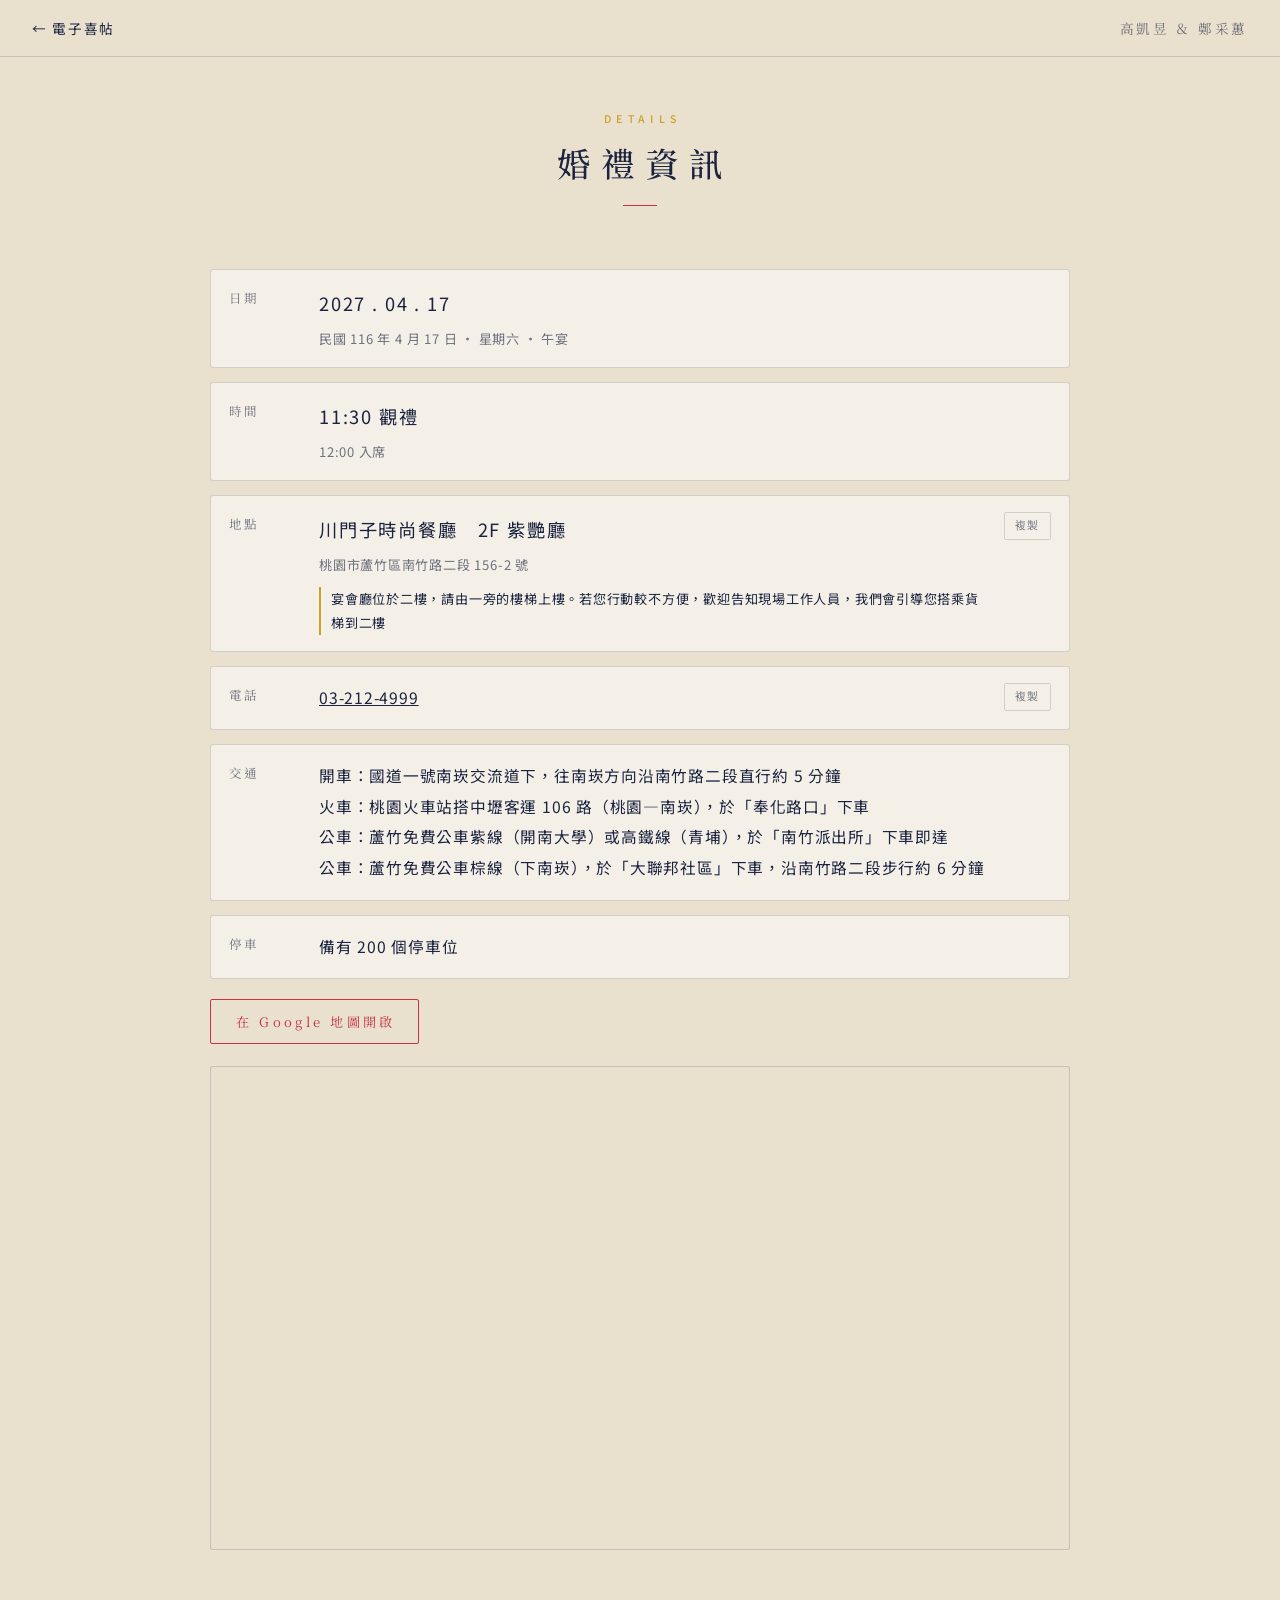
<file: info.html>
<!DOCTYPE html>
<html lang="zh-Hant" class="subpage">
<head>
<meta charset="utf-8">
<meta name="viewport" content="width=device-width, initial-scale=1, viewport-fit=cover">
<title>婚禮資訊 · 2027.04.17 川門子</title>
<meta name="description" content="2027.04.17（六）川門子時尚餐廳午宴 — 時間、地點、交通、停車">
<meta name="theme-color" content="#E9E0CE">

<meta property="og:type" content="website">
<meta property="og:title" content="婚禮資訊 · 2027.04.17 川門子">
<meta property="og:description" content="時間、地點、交通、停車">

<link rel="preconnect" href="https://fonts.googleapis.com">
<link rel="preconnect" href="https://fonts.gstatic.com" crossorigin>
<link href="https://fonts.googleapis.com/css2?family=Noto+Serif+TC:wght@300;500;700&family=Noto+Sans+TC:wght@300;500&display=swap" rel="stylesheet">
<link rel="stylesheet" href="css/main.css">
</head>
<body>

<!-- 獨立的婚禮資訊頁：給 LINE 圖文選單等外部連結用。
     不載 three.js 繪本，手機打開就在頁首，捲動也輕。
     內容跟首頁的 #info 同一份 —— 都由 data.js + site.js 產生，改字只動 data.js。 -->

<nav class="subnav">
  <a href="./">← 電子喜帖</a>
  <span class="names" id="footNames"></span>
</nav>

<main>
  <section id="info" class="sheet sheet--alt">
    <div class="wrap">
      <header class="sec-head reveal">
        <div class="sec-kicker">DETAILS</div>
        <h1 class="sec-title">婚禮資訊</h1>
      </header>
      <dl class="info" id="infoList"><!-- site.js --></dl>
      <div class="map-actions" id="mapActions"><!-- site.js --></div>
      <div id="mapFrame" hidden><!-- site.js --></div>
    </div>
  </section>
</main>

<script src="data.js"></script>
<script src="js/site.js"></script>
</body>
</html>
</file>
<file: css/main.css>
/* =========================================================================
   main.css
   0 封面 / 1 繪本 / 2 時間軸 / 3 婚禮資訊 / 4 RSVP / 5 祝福牆 / 6 倒數 / 7 頁尾
   ========================================================================= */
:root{
  --ink:#1B2340;
  --paper:#F2EBDD;
  --paper-2:#E9E0CE;
  --thread:#C7343F;
  --gold:#C9A227;
  --night:#0E1220;
  --edge:rgba(27,35,64,.16);
  --muted:rgba(27,35,64,.62);
}
*{box-sizing:border-box;margin:0;padding:0;}
html{scroll-behavior:smooth;}
html,body{background:var(--night);}
body{
  font-family:"Noto Sans TC",system-ui,sans-serif;
  color:var(--ink);
  -webkit-tap-highlight-color:transparent;
  overflow-x:hidden;
}
body.locked{overflow:hidden;height:100%;}
img{max-width:100%;display:block;}
a{color:inherit;}

.serif{font-family:"Noto Serif TC",serif;}
.vtext{writing-mode:vertical-rl;text-orientation:upright;font-family:"Noto Serif TC",serif;}
.sr-only{
  position:absolute;width:1px;height:1px;padding:0;margin:-1px;
  overflow:hidden;clip:rect(0 0 0 0);white-space:nowrap;border:0;
}

/* ========== 共用區塊 ========== */
.sheet{
  position:relative;
  background:var(--paper);
  padding:clamp(64px,11vh,120px) clamp(20px,6vw,64px);
}
.sheet--alt{background:var(--paper-2);}
.wrap{max-width:860px;margin:0 auto;}
.sec-head{text-align:center;margin-bottom:clamp(38px,7vh,68px);}
.sec-kicker{
  font-size:.66rem;letter-spacing:.5em;text-indent:.5em;
  color:var(--gold);font-weight:500;
}
.sec-title{
  font-family:"Noto Serif TC",serif;font-weight:500;
  font-size:clamp(1.5rem,4.4vw,2.1rem);letter-spacing:.3em;text-indent:.3em;
  margin-top:12px;
}
.sec-title::after{
  content:"";display:block;width:34px;height:1px;
  background:var(--thread);margin:18px auto 0;
}

.reveal{opacity:0;transform:translateY(18px);transition:opacity .7s ease,transform .7s ease;}
.reveal.in{opacity:1;transform:none;}

/* ========== 0 封面 ========== */
#cover{
  position:fixed;inset:0;z-index:120;
  display:flex;flex-direction:column;align-items:center;justify-content:center;
  gap:clamp(22px,4vh,38px);
  background:#12172A;
  transition:opacity .9s ease,visibility .9s;
}
#cover.gone{opacity:0;visibility:hidden;pointer-events:none;}
#coverTitle{
  font-family:"Noto Serif TC",serif;font-weight:300;
  font-size:clamp(1.5rem,5vw,2.3rem);letter-spacing:.7em;
  color:var(--paper);text-indent:.7em;
}
/* 首屏 3 秒內必須看到日期 */
#coverDate{
  text-align:center;color:var(--paper);
  font-family:"Noto Serif TC",serif;
}
#coverDate .d{
  font-size:clamp(1.9rem,7.4vw,3rem);font-weight:300;
  letter-spacing:.16em;color:var(--gold);
}
#coverDate .sub{
  margin-top:12px;font-size:.76rem;letter-spacing:.34em;
  color:rgba(242,235,221,.72);font-family:"Noto Sans TC",sans-serif;
}
#coverNames{
  font-family:"Noto Serif TC",serif;font-size:.94rem;
  letter-spacing:.44em;text-indent:.44em;color:rgba(242,235,221,.86);
}
#open{
  appearance:none;cursor:pointer;
  background:transparent;color:var(--thread);
  border:1px solid rgba(199,52,63,.5);border-radius:2px;
  font-family:"Noto Serif TC",serif;font-size:.86rem;
  letter-spacing:.42em;text-indent:.42em;padding:14px 30px;
  transition:background .3s ease,color .3s ease;
}
#open:hover,#open:focus-visible{background:var(--thread);color:var(--paper);outline:none;}
#coverLoad{
  font-size:.64rem;letter-spacing:.3em;color:rgba(242,235,221,.4);
  min-height:1em;
}

/* ========== 1 立體繪本 ========== */
/* 外層拉高 → 內層 sticky 釘住；用捲動位置決定第幾世，不劫持滾輪 */
#chapters{position:relative;height:340vh;background:var(--night);}
#book{
  position:sticky;top:0;height:100svh;
  display:flex;align-items:center;justify-content:center;
  padding:clamp(10px,2.5vw,28px);
}
#page{
  position:relative;width:100%;height:100%;max-width:1500px;
  border-radius:6px;overflow:hidden;background:var(--night);
  box-shadow:0 40px 90px rgba(0,0,0,.55),0 0 0 1px rgba(242,235,221,.12);
}
#stage{display:block;width:100%;height:100%;}
#grain{
  position:absolute;inset:0;pointer-events:none;
  mix-blend-mode:multiply;opacity:.30;background-image:var(--grain);
}
#vignette{
  position:absolute;inset:0;pointer-events:none;
  box-shadow:inset 0 0 clamp(60px,12vw,180px) rgba(14,18,32,.62);
}
#spine{
  position:absolute;top:0;bottom:0;left:50%;
  width:44px;margin-left:-22px;pointer-events:none;
  background:linear-gradient(90deg,transparent,rgba(14,18,32,.14) 42%,
    rgba(14,18,32,.22) 50%,rgba(14,18,32,.14) 58%,transparent);
  opacity:.75;
}
@media (max-width:760px){#spine{display:none;}}

#titleWrap{
  position:absolute;top:clamp(22px,5vh,60px);left:clamp(20px,4vw,58px);
  pointer-events:none;z-index:5;
}
#era{
  font-size:.72rem;letter-spacing:.55em;font-weight:300;
  color:var(--gold);margin-bottom:14px;opacity:.9;
}
#chapter{
  font-size:clamp(2.6rem,7vw,4.1rem);font-weight:500;
  letter-spacing:.32em;color:var(--paper);
  text-shadow:0 2px 24px rgba(0,0,0,.55);
}
#place{
  font-size:.78rem;letter-spacing:.42em;font-weight:300;
  color:rgba(242,235,221,.68);margin-top:16px;
}
#era,#chapter,#place{transition:opacity .5s ease,transform .5s ease;}
#titleWrap.swap #era,#titleWrap.swap #chapter,#titleWrap.swap #place{
  opacity:0;transform:translateY(14px);
}
#line{
  /* 靠左下：右側讓給時間軸，否則兩者會疊在一起 */
  position:absolute;left:clamp(20px,4vw,58px);bottom:clamp(64px,12vh,104px);
  max-width:min(19ch,40vw);text-align:left;z-index:5;pointer-events:none;
  font-family:"Noto Serif TC",serif;font-weight:300;
  font-size:clamp(.92rem,1.9vw,1.12rem);line-height:2.1;letter-spacing:.14em;
  color:rgba(242,235,221,.9);text-shadow:0 2px 18px rgba(0,0,0,.6);
  transition:opacity .5s ease,transform .5s ease;
}
#line.swap{opacity:0;transform:translateY(14px);}

/* ---------- 右側時間軸 ---------- */
#rail{
  position:absolute; z-index:6;
  right:clamp(12px,2.6vw,40px); top:50%; transform:translateY(-50%);
  max-height:78%; overflow-y:auto; overscroll-behavior:contain;
  -ms-overflow-style:none; scrollbar-width:none;
}
#rail::-webkit-scrollbar{display:none;}
#rail ol{
  list-style:none; position:relative;
  display:flex; flex-direction:column; gap:clamp(6px,1.4vh,16px);
  padding:8px 0;
}
#rail ol::before{
  content:""; position:absolute; right:5px; top:14px; bottom:14px; width:1px;
  background:linear-gradient(180deg,transparent,var(--thread) 10%,var(--thread) 90%,transparent);
  opacity:.5;
}
#rail button{
  appearance:none; border:0; background:none; cursor:pointer;
  display:flex; align-items:center; justify-content:flex-end; gap:12px;
  padding:3px 0; width:100%; color:var(--paper);
}
#rail i{
  flex:none; display:block; width:11px; height:11px; border-radius:2px;
  transform:rotate(45deg);
  border:1.5px solid rgba(199,52,63,.55); background:var(--night);
  transition:all .35s ease;
}
#rail .txt{
  display:flex; flex-direction:column; align-items:flex-end; line-height:1.35;
  opacity:.34; transition:opacity .35s ease, transform .35s ease;
  transform:translateX(6px);
  text-shadow:0 2px 14px rgba(0,0,0,.7);
}
#rail .l{
  font-family:"Noto Serif TC",serif; font-size:.86rem; letter-spacing:.2em;
  white-space:nowrap;
}
#rail .d{ font-size:.6rem; letter-spacing:.14em; color:var(--gold); white-space:nowrap; }

#rail [aria-current="true"] i{
  background:var(--thread); border-color:var(--thread);
  box-shadow:0 0 14px rgba(199,52,63,.75);
}
#rail [aria-current="true"] .txt{ opacity:1; transform:none; }
#rail button:hover .txt{ opacity:.75; }
#rail button:focus-visible{outline:2px solid var(--gold); outline-offset:3px; border-radius:4px;}

/* 待定項目：虛線節點、日期不顯示強調色 */
#rail li.pending i{ border-style:dashed; }
#rail li.pending .d{ color:rgba(242,235,221,.45); }

/* 窄螢幕只留節點，文字讓位給照片 */
@media (max-width:820px){
  #rail .txt{display:none;}
  #rail{right:10px;}
  #rail ol{gap:clamp(8px,1.6vh,14px);}
}

#hint{
  position:absolute;right:clamp(20px,4vw,58px);bottom:clamp(26px,4.5vh,42px);
  z-index:6;font-size:.68rem;letter-spacing:.3em;font-weight:300;
  color:rgba(242,235,221,.42);
}
@media (max-width:640px){#hint{display:none;}}

/* WebGL 失敗時的靜態備援 */
#page.nogl #stage{display:none;}
#page.nogl{background:var(--fallback,#12172A);transition:background .8s ease;}

/* ========== 常駐 RSVP 浮動鈕 ========== */
#rsvpFab{
  position:fixed;z-index:90;
  right:clamp(14px,3vw,26px);top:clamp(14px,3vh,24px);
  display:inline-flex;align-items:center;gap:8px;
  padding:11px 18px;border-radius:999px;
  background:var(--thread);color:var(--paper);
  border:0;cursor:pointer;text-decoration:none;
  font-size:.78rem;letter-spacing:.24em;text-indent:.24em;
  font-family:"Noto Serif TC",serif;
  box-shadow:0 6px 22px rgba(199,52,63,.42);
  opacity:0;transform:translateY(-10px);pointer-events:none;
  transition:opacity .5s ease,transform .5s ease,background .3s ease;
}
#rsvpFab.show{opacity:1;transform:none;pointer-events:auto;}
#rsvpFab:hover,#rsvpFab:focus-visible{background:#a92a34;outline:none;}
@media (max-width:640px){
  #rsvpFab{top:auto;bottom:calc(16px + env(safe-area-inset-bottom));right:16px;padding:12px 20px;}
}

/* ========== 2 時間軸 ========== */
#tl{position:relative;list-style:none;padding-left:34px;}
#tl::before{
  content:"";position:absolute;left:5px;top:6px;bottom:6px;width:1px;
  background:linear-gradient(180deg,transparent,var(--thread) 12%,var(--thread) 88%,transparent);
  opacity:.55;
}
#tl li{position:relative;padding-bottom:clamp(30px,5vh,46px);}
#tl li:last-child{padding-bottom:0;}
#tl li::before{
  content:"";position:absolute;left:-34px;top:7px;
  width:11px;height:11px;transform:rotate(45deg);border-radius:2px;
  border:1.5px solid var(--thread);background:var(--paper);
}
#tl li.now::before{background:var(--thread);box-shadow:0 0 12px rgba(199,52,63,.5);}
.tl-date{font-size:.68rem;letter-spacing:.26em;color:var(--gold);min-height:1em;}
.tl-label{
  font-family:"Noto Serif TC",serif;font-size:1.16rem;
  letter-spacing:.24em;margin:6px 0 8px;
}
.tl-text{font-size:.92rem;line-height:2;color:var(--muted);letter-spacing:.06em;}

/* ========== 獨立分頁（info.html）==========
   給 LINE 圖文選單等外部連結用：沒有封面、沒有繪本，底色跟區塊一樣，
   內容比螢幕短時也不會露出首頁的深色底 */
html.subpage,html.subpage body{background:var(--paper-2);}
html.subpage .sheet{min-height:100vh;padding-top:clamp(36px,6vh,64px);}
.subnav{
  position:sticky;top:0;z-index:20;
  display:flex;align-items:center;justify-content:space-between;gap:12px;
  padding:12px clamp(16px,5vw,32px);
  padding-top:calc(12px + env(safe-area-inset-top));
  background:rgba(233,224,206,.94);backdrop-filter:blur(6px);
  border-bottom:1px solid var(--edge);font-size:.85rem;
}
.subnav a{color:var(--ink);text-decoration:none;letter-spacing:.12em;padding:6px 0;}
.subnav .names{font-family:"Noto Serif TC",serif;letter-spacing:.2em;color:var(--muted);}

/* ========== 3 婚禮資訊 ========== */
.info{display:grid;gap:14px;}
.row{
  display:grid;grid-template-columns:76px 1fr auto;gap:14px;align-items:start;
  padding:16px 18px;background:rgba(255,255,255,.5);
  border:1px solid var(--edge);border-radius:3px;
}
.row dt{
  font-family:"Noto Serif TC",serif;font-size:.78rem;
  letter-spacing:.24em;color:var(--muted);padding-top:3px;
}
.row dd{font-size:.98rem;line-height:1.95;letter-spacing:.05em;user-select:text;}
.row dd .big{font-size:1.14rem;letter-spacing:.1em;}
.row dd .sub{display:block;font-size:.82rem;color:var(--muted);margin-top:4px;}
/* 上樓說明：跟地址分開一段，左邊一條細線提示「到了現場要看這個」 */
.row dd .access{margin-top:10px;padding-left:10px;border-left:2px solid var(--gold);line-height:1.8;color:var(--ink);}
.row dd .tbd{color:var(--thread);font-size:.86rem;}
.copy{
  appearance:none;border:1px solid var(--edge);background:transparent;
  border-radius:2px;cursor:pointer;padding:6px 10px;
  font-size:.68rem;letter-spacing:.16em;color:var(--muted);
  transition:all .25s ease;white-space:nowrap;
}
.copy:hover,.copy:focus-visible{border-color:var(--thread);color:var(--thread);outline:none;}
.copy.done{border-color:var(--gold);color:var(--gold);}
.map-actions{display:flex;flex-wrap:wrap;gap:10px;margin-top:20px;}
.btn{
  display:inline-flex;align-items:center;gap:8px;
  padding:12px 22px;border-radius:2px;cursor:pointer;text-decoration:none;
  font-family:"Noto Serif TC",serif;font-size:.82rem;
  letter-spacing:.26em;text-indent:.26em;
  border:1px solid var(--thread);color:var(--thread);background:transparent;
  transition:background .3s ease,color .3s ease;
}
.btn:hover,.btn:focus-visible{background:var(--thread);color:var(--paper);outline:none;}
.btn--solid{background:var(--thread);color:var(--paper);}
.btn--solid:hover,.btn--solid:focus-visible{background:#a92a34;}
.btn[aria-disabled="true"]{opacity:.45;pointer-events:none;}
#mapFrame{
  margin-top:22px;border:1px solid var(--edge);border-radius:3px;overflow:hidden;
  aspect-ratio:16/9;background:var(--paper-2);
}
#mapFrame iframe{width:100%;height:100%;border:0;display:block;}

/* ========== 4 RSVP ========== */
#rsvpBox{border:1px solid var(--edge);border-radius:3px;background:rgba(255,255,255,.5);overflow:hidden;}
#rsvpBox iframe{width:100%;height:min(1100px,150vh);border:0;display:block;background:#fff;}
.fallback{padding:clamp(28px,6vw,48px);text-align:center;}
.fallback p{font-size:.92rem;line-height:2.1;color:var(--muted);letter-spacing:.06em;}
.fallback .note{
  margin-top:18px;font-size:.76rem;letter-spacing:.16em;
  color:var(--thread);
}
.deadline{
  margin-top:18px;text-align:center;font-size:.78rem;
  letter-spacing:.2em;color:var(--muted);
}

/* ========== 5 祝福牆 ========== */
#gbForm{display:grid;gap:12px;margin-bottom:clamp(28px,5vh,44px);}
#gbForm[hidden]{display:none;}   /* 上面的 display:grid 會蓋過 hidden 屬性，後端未部署時表單要藏起來 */
#gbForm input,#gbForm textarea{
  width:100%;padding:13px 15px;border:1px solid var(--edge);border-radius:2px;
  background:rgba(255,255,255,.6);font:inherit;font-size:.94rem;color:var(--ink);
  letter-spacing:.05em;
}
#gbForm textarea{min-height:110px;resize:vertical;line-height:1.9;}
#gbForm input:focus,#gbForm textarea:focus{outline:1px solid var(--thread);border-color:var(--thread);}
#gbForm #gbHp{position:absolute;left:-9999px;width:1px;height:1px;opacity:0;pointer-events:none;}
#gbForm .actions{display:flex;justify-content:flex-end;align-items:center;gap:14px;}
#gbMsg{font-size:.76rem;letter-spacing:.14em;color:var(--muted);}
#gbList{display:grid;gap:14px;list-style:none;}
#gbList li{
  padding:18px 20px;background:rgba(255,255,255,.55);
  border:1px solid var(--edge);border-radius:3px;
  border-left:2px solid var(--thread);
}
.gb-name{font-family:"Noto Serif TC",serif;font-size:.88rem;letter-spacing:.2em;}
.gb-time{font-size:.66rem;letter-spacing:.14em;color:var(--muted);margin-left:10px;}
.gb-text{margin-top:8px;font-size:.94rem;line-height:2;color:var(--muted);letter-spacing:.05em;white-space:pre-wrap;}
.gb-empty{text-align:center;color:var(--muted);font-size:.88rem;letter-spacing:.14em;padding:30px 0;}

/* ========== 6 倒數 ========== */
#count{background:var(--night);color:var(--paper);text-align:center;}
#count .sec-title{color:var(--paper);}
#countGrid{
  display:flex;justify-content:center;gap:clamp(18px,6vw,54px);flex-wrap:wrap;
}
.cell{min-width:64px;}
.cell b{
  display:block;font-family:"Noto Serif TC",serif;font-weight:300;
  font-size:clamp(2.1rem,8vw,3.4rem);color:var(--gold);letter-spacing:.04em;
  font-variant-numeric:tabular-nums;
}
.cell span{
  display:block;margin-top:8px;font-size:.66rem;
  letter-spacing:.36em;text-indent:.36em;color:rgba(242,235,221,.6);
}
#countNote{margin-top:clamp(26px,5vh,44px);font-size:.8rem;letter-spacing:.26em;color:rgba(242,235,221,.72);}

/* ========== 7 頁尾 ========== */
#foot{
  background:#0A0D18;color:rgba(242,235,221,.72);text-align:center;
  padding:clamp(52px,9vh,88px) clamp(20px,6vw,64px) calc(clamp(52px,9vh,88px) + env(safe-area-inset-bottom));
}
#foot .knotmark{color:var(--thread);font-size:1.1rem;letter-spacing:.5em;text-indent:.5em;}
#foot .names{
  margin-top:20px;font-family:"Noto Serif TC",serif;font-size:1rem;
  letter-spacing:.44em;text-indent:.44em;color:var(--paper);
}
#foot .contacts{margin-top:22px;font-size:.82rem;line-height:2.2;letter-spacing:.1em;}
#foot .contacts a{color:var(--gold);text-decoration:none;}
#foot .btn{margin-top:26px;border-color:rgba(201,162,39,.6);color:var(--gold);}
#foot .btn:hover,#foot .btn:focus-visible{background:var(--gold);color:#0A0D18;}
#foot .fine{margin-top:30px;font-size:.64rem;letter-spacing:.2em;color:rgba(242,235,221,.34);}

@media (prefers-reduced-motion:reduce){
  html{scroll-behavior:auto;}
  *{transition-duration:.01ms !important;animation-duration:.01ms !important;}
  .reveal{opacity:1;transform:none;}
}
</file>
